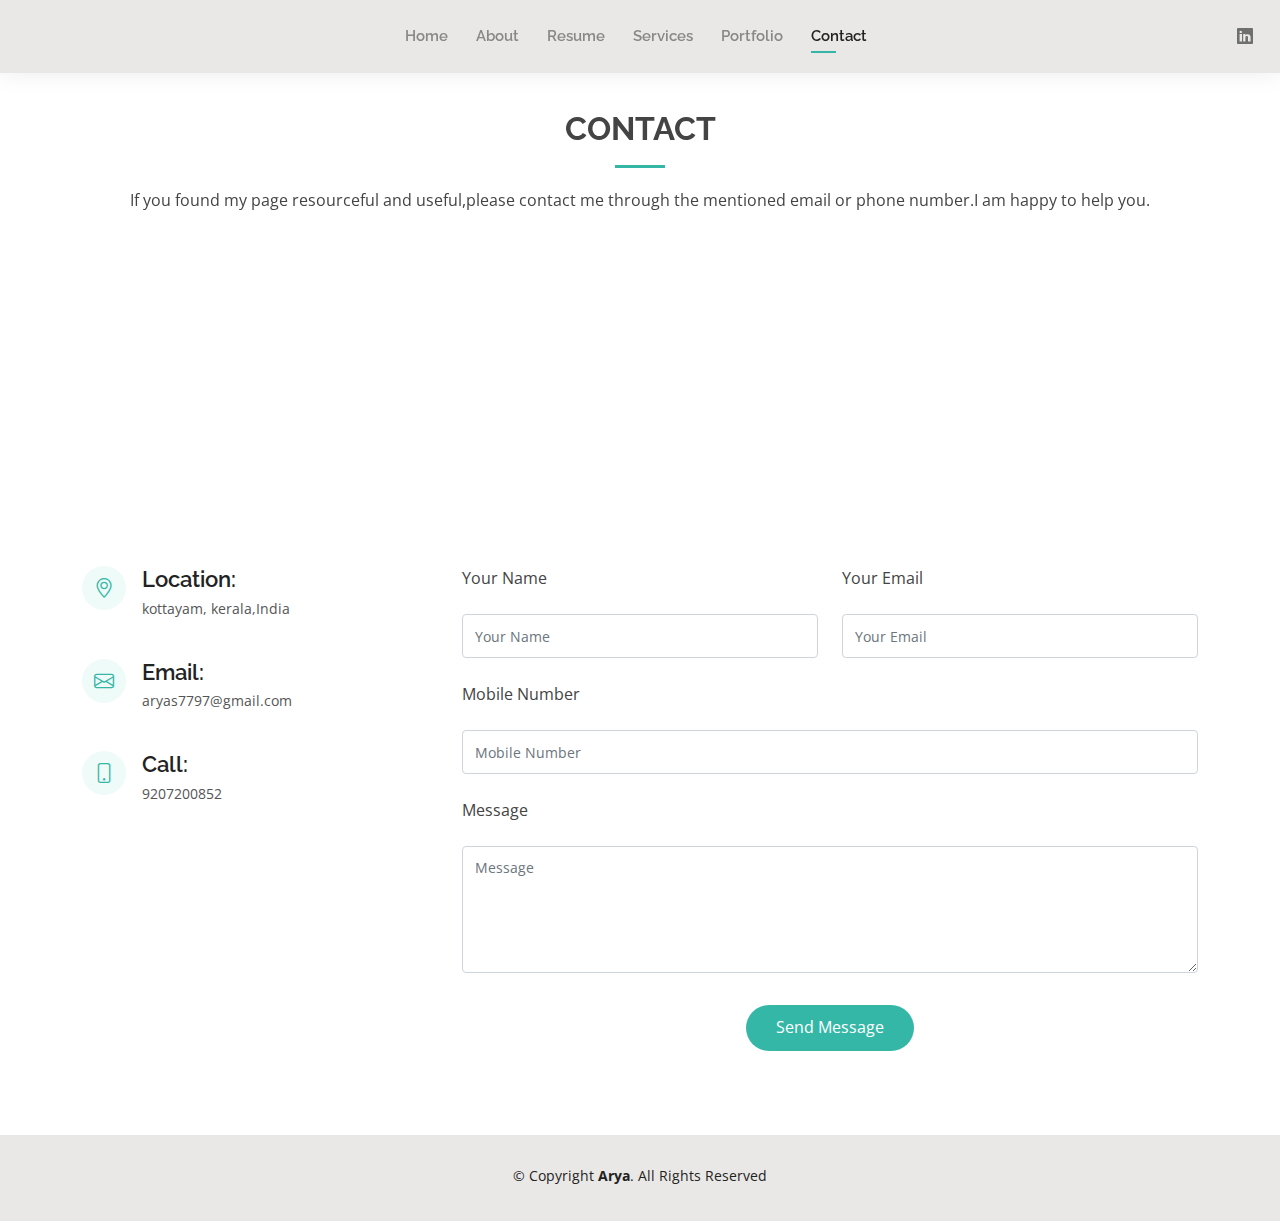
<file: contact.html>
<!DOCTYPE html>
<html lang="en">

<head>
  <meta charset="utf-8">
  <meta content="width=device-width, initial-scale=1.0" name="viewport">

  <title>Contact - Kelly Bootstrap Template</title>
  <meta content="" name="description">
  <meta content="" name="keywords">
  <script src="https://ajax.googleapis.com/ajax/libs/jquery/3.5.1/jquery.min.js"></script>

  <!-- Favicons -->
  <link href="assets/img/favicon.png" rel="icon">
  <link href="assets/img/apple-touch-icon.png" rel="apple-touch-icon">

  <!-- Google Fonts -->
  <link href="https://fonts.googleapis.com/css?family=Open+Sans:300,300i,400,400i,600,600i,700,700i|Raleway:300,300i,400,400i,500,500i,600,600i,700,700i|Poppins:300,300i,400,400i,500,500i,600,600i,700,700i" rel="stylesheet">

  <!-- Vendor CSS Files -->
  <link href="assets/vendor/aos/aos.css" rel="stylesheet">
  <link href="assets/vendor/bootstrap/css/bootstrap.min.css" rel="stylesheet">
  <link href="assets/vendor/bootstrap-icons/bootstrap-icons.css" rel="stylesheet">
  <link href="assets/vendor/boxicons/css/boxicons.min.css" rel="stylesheet">
  <link href="assets/vendor/glightbox/css/glightbox.min.css" rel="stylesheet">
  <link href="assets/vendor/swiper/swiper-bundle.min.css" rel="stylesheet">

  <!-- Template Main CSS File -->
  <link href="assets/css/style.css" rel="stylesheet">

  <!-- =======================================================
  * Template Name: Kelly - v4.9.0
  * Template URL: https://bootstrapmade.com/kelly-free-bootstrap-cv-resume-html-template/
  * Author: BootstrapMade.com
  * License: https://bootstrapmade.com/license/
  ======================================================== -->
</head>

<body>

  <!-- ======= Header ======= -->
  <header id="header" class="fixed-top">
    <div class="container-fluid d-flex justify-content-between align-items-center">

      <h1 class="logo me-auto me-lg-0"><a href="index.html"></a></h1>
      <!-- Uncomment below if you prefer to use an image logo -->
      <!-- <a href="index.html" class="logo"><img src="assets/img/logo.png" alt="" class="img-fluid"></a>-->

      <nav id="navbar" class="navbar order-last order-lg-0">
        <ul>
          <li><a href="index.html">Home</a></li>
          <li><a href="about.html">About</a></li>
          <li><a href="resume.html">Resume</a></li>
          <li><a href="services.html">Services</a></li>
          <li><a href="portfolio.html">Portfolio</a></li>
          <li><a class="active" href="contact.html">Contact</a></li>
        </ul>
        <i class="bi bi-list mobile-nav-toggle"></i>
      </nav><!-- .navbar -->

      <div class="header-social-links">
        
    
     
        <a href="https://www.linkedin.com/in/arya-saji-b88884189" target="_blank" class="linkedin"><i class="bi bi-linkedin"></i></i></a>
      </div>

    </div>

  </header><!-- End Header -->

  <main id="main">

    <!-- ======= Contact Section ======= -->
    <section id="contact" class="contact">
      <div class="container" data-aos="fade-up">

        <div class="section-title">
          <h2>Contact</h2>
          <p>If you found my page resourceful and useful,please contact me through the mentioned email or phone number.I am happy to help you.</p>
        </div>

        <div>
          <iframe style="border:0; width: 100%; height: 270px;" src="https://www.google.com/maps/embed?pb=!1m18!1m12!1m3!1d62944.10374392574!2d76.48557296714411!3d9.59470867314757!2m3!1f0!2f0!3f0!3m2!1i1024!2i768!4f13.1!3m3!1m2!1s0x3b062ba16c6b435f%3A0xbe2b02f68f8dd06e!2sKottayam%2C%20Kerala!5e0!3m2!1sen!2sin!4v1664183604673!5m2!1sen!2sin" width="600" height="450" style="border:0;" allowfullscreen="" loading="lazy" referrerpolicy="no-referrer-when-downgrade"></iframe>

        <div class="row mt-5">

          <div class="col-lg-4">
            <div class="info">
              <div class="address">
                <i class="bi bi-geo-alt"></i>
                <h4>Location:</h4>
                <p>kottayam, kerala,India</p>
              </div>

              <div class="email">
                <i class="bi bi-envelope"></i>
                <h4>Email:</h4>
                <p>aryas7797@gmail.com</p>
              </div>

              <div class="phone">
                <i class="bi bi-phone"></i>
                <h4>Call:</h4>
                <p>9207200852</p>
              </div>

            </div>

          </div>

          <div class="col-lg-8 mt-5 mt-lg-0">

            <!-- <form action="forms/contact.php" method="post" role="form" class="php-email-form">
              <div class="row">
                <div class="col-md-6 form-group">
                  <input type="text" name="name" class="form-control" id="name" placeholder="Your Name" required>
                </div>
                <div class="col-md-6 form-group mt-3 mt-md-0">
                  <input type="email" class="form-control" name="email" id="email" placeholder="Your Email" required>
                </div>
              </div>
              <div class="form-group mt-3">
                <input type="text" class="form-control" name="subject" id="subject" placeholder="Subject" required>
              </div>
              <div class="form-group mt-3">
                <textarea class="form-control" name="message" rows="5" placeholder="Message" required></textarea>
              </div>
              <div class="my-3">
                <div class="loading">Loading</div>
                <div class="error-message"></div>
                <div class="sent-message">Your message has been sent. Thank you!</div>
              </div>
              <div class="text-center"><button type="submit">Send Message</button></div>
            </form> -->

            <form  name="google-sheet" class="php-email-form" id="submit-form" role="form" target="_blank" >
              <div class="row">
                <div class="col-md-6 form-group">
                  <label for="name">Your Name</label><br><br>
                  <input type="text" name="name" class="form-control" id="contact-name" onkeyup="validateName()" placeholder="Your Name" required>
                  <span id="name-error"></span>
                </div>
                <div class="col-md-6 form-group mt-3 mt-md-0">
                  <label for="name">Your Email</label><br><br>
                  <input type="email" class="form-control" name="email" id="contact-email" onkeyup="validateEmail()" placeholder="Your Email" required>
                  <span id="email-error"></span>
                </div>
              </div>
              <div class="form-group mt-3">
                <label for="name">Mobile Number</label><br><br>
                <input type="text" class="form-control" name="number" id="contact-number" onkeyup="validateNumber()" placeholder="Mobile Number" required>
                <span id="number-error"></span>
              </div>
              <div class="form-group mt-3">
                <label for="name">Message</label><br><br>
                <textarea class="form-control" name="message" id="contact-message" rows="5" placeholder="Message" onkeyup="validateMessage()" required></textarea>
                <span id="message-error"></span>
              </div>
              <br>
              <div class="text-center "><button style="border-radius: 20rem;" onsubmit="contactSubmit()" type="submit" >Send Message</button>
              <br><br>
              <span id="submit-error"></span></div>
            </form>


          </div>

        </div>

      </div>
    </section><!-- End Contact Section -->

  </main><!-- End #main -->

  <!-- ======= Footer ======= -->
  <footer id="footer">
    <div class="container">
      <div class="copyright">
        &copy; Copyright <strong><span>Arya</span></strong>. All Rights Reserved
      </div>
      <div class="credits">
        <!-- All the links in the footer should remain intact. -->
        <!-- You can delete the links only if you purchased the pro version. -->
        <!-- Licensing information: https://bootstrapmade.com/license/ -->
        <!-- Purchase the pro version with working PHP/AJAX contact form: https://bootstrapmade.com/kelly-free-bootstrap-cv-resume-html-template/ -->
        <!-- Designed by <a href="https://bootstrapmade.com/">BootstrapMade</a> -->
      </div>
    </div>
  </footer><!-- End  Footer -->

  <div id="preloader"></div>
  <a href="#" class="back-to-top d-flex align-items-center justify-content-center"><i class="bi bi-arrow-up-short"></i></a>

  <!-- Vendor JS Files -->
  <script src="assets/vendor/purecounter/purecounter_vanilla.js"></script>
  <script src="assets/vendor/aos/aos.js"></script>
  <script src="assets/vendor/bootstrap/js/bootstrap.bundle.min.js"></script>
  <script src="assets/vendor/glightbox/js/glightbox.min.js"></script>
  <script src="assets/vendor/isotope-layout/isotope.pkgd.min.js"></script>
  <script src="assets/vendor/swiper/swiper-bundle.min.js"></script>
  <script src="assets/vendor/waypoints/noframework.waypoints.js"></script>
  <script src="assets/vendor/php-email-form/validate.js"></script>

  <!-- Template Main JS File -->
  <script src="assets/js/main.js"></script>


  
  <script src="https://ajax.googleapis.com/ajax/libs/jquery/3.5.1/jquery.min.js"></script>
  <script>
    $("#submit-form").submit((e)=>{
        e.preventDefault()
        if(validateName() && validateEmail() && validateNumber() && validateMessage())
       {
        $.ajax({
            url:"https://script.google.com/macros/s/AKfycbz41cLRS9JtUpWrfE-bpQHWAliklQFIWviPLlrwCLhwcfTLqjnbbpl6i2pO8s4jYw02/exec",
            data:$("#submit-form").serialize(),
            method:"post",
            success:function (response){
                alert("Form submitted successfully")
                 window.location.reload()
              
            },
            error:function (err){
                alert("Something Error")

            }
        })
      }
        else {
          alert("Enter proper details")
         }
    })
</script>
<script src="assets/js/form.js"></script>
</body>

</html>
</file>
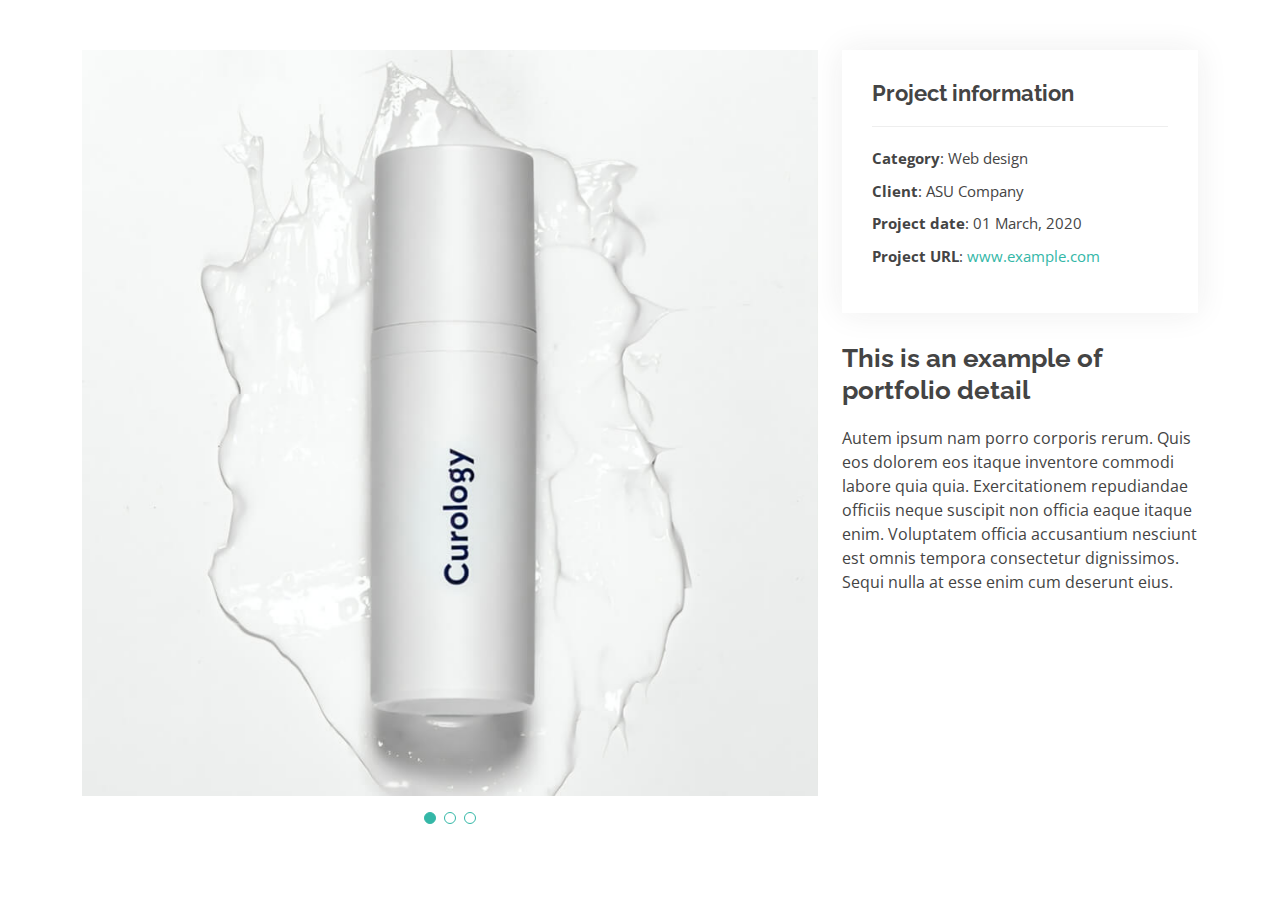
<file: portfolio-details.html>
<!DOCTYPE html>
<html lang="en">

<head>
  <meta charset="utf-8">
  <meta content="width=device-width, initial-scale=1.0" name="viewport">

  <title>Portfolio Details - Kelly Bootstrap Template</title>
  <meta content="" name="description">
  <meta content="" name="keywords">

  <!-- Favicons -->
  <link href="assets/img/favicon.png" rel="icon">
  <link href="assets/img/apple-touch-icon.png" rel="apple-touch-icon">

  <!-- Google Fonts -->
  <link href="https://fonts.googleapis.com/css?family=Open+Sans:300,300i,400,400i,600,600i,700,700i|Raleway:300,300i,400,400i,500,500i,600,600i,700,700i|Poppins:300,300i,400,400i,500,500i,600,600i,700,700i" rel="stylesheet">

  <!-- Vendor CSS Files -->
  <link href="assets/vendor/aos/aos.css" rel="stylesheet">
  <link href="assets/vendor/bootstrap/css/bootstrap.min.css" rel="stylesheet">
  <link href="assets/vendor/bootstrap-icons/bootstrap-icons.css" rel="stylesheet">
  <link href="assets/vendor/boxicons/css/boxicons.min.css" rel="stylesheet">
  <link href="assets/vendor/glightbox/css/glightbox.min.css" rel="stylesheet">
  <link href="assets/vendor/swiper/swiper-bundle.min.css" rel="stylesheet">

  <!-- Template Main CSS File -->
  <link href="assets/css/style.css" rel="stylesheet">

  <!-- =======================================================
  * Template Name: Kelly - v4.9.0
  * Template URL: https://bootstrapmade.com/kelly-free-bootstrap-cv-resume-html-template/
  * Author: BootstrapMade.com
  * License: https://bootstrapmade.com/license/
  ======================================================== -->
</head>

<body>

  <main id="main">

    <!-- ======= Portfolio Details Section ======= -->
    <section id="portfolio-details" class="portfolio-details">
      <div class="container">

        <div class="row gy-4">

          <div class="col-lg-8">
            <div class="portfolio-details-slider swiper">
              <div class="swiper-wrapper align-items-center">

                <div class="swiper-slide">
                  <img src="assets/img/portfolio/portfolio-1.jpg" alt="">
                </div>

                <div class="swiper-slide">
                  <img src="assets/img/portfolio/portfolio-2.jpg" alt="">
                </div>

                <div class="swiper-slide">
                  <img src="assets/img/portfolio/portfolio-3.jpg" alt="">
                </div>

              </div>
              <div class="swiper-pagination"></div>
            </div>
          </div>

          <div class="col-lg-4">
            <div class="portfolio-info">
              <h3>Project information</h3>
              <ul>
                <li><strong>Category</strong>: Web design</li>
                <li><strong>Client</strong>: ASU Company</li>
                <li><strong>Project date</strong>: 01 March, 2020</li>
                <li><strong>Project URL</strong>: <a href="#">www.example.com</a></li>
              </ul>
            </div>
            <div class="portfolio-description">
              <h2>This is an example of portfolio detail</h2>
              <p>
                Autem ipsum nam porro corporis rerum. Quis eos dolorem eos itaque inventore commodi labore quia quia. Exercitationem repudiandae officiis neque suscipit non officia eaque itaque enim. Voluptatem officia accusantium nesciunt est omnis tempora consectetur dignissimos. Sequi nulla at esse enim cum deserunt eius.
              </p>
            </div>
          </div>

        </div>

      </div>
    </section><!-- End Portfolio Details Section -->

  </main><!-- End #main -->

  <div id="preloader"></div>
  <a href="#" class="back-to-top d-flex align-items-center justify-content-center"><i class="bi bi-arrow-up-short"></i></a>

  <!-- Vendor JS Files -->
  <script src="assets/vendor/purecounter/purecounter_vanilla.js"></script>
  <script src="assets/vendor/aos/aos.js"></script>
  <script src="assets/vendor/bootstrap/js/bootstrap.bundle.min.js"></script>
  <script src="assets/vendor/glightbox/js/glightbox.min.js"></script>
  <script src="assets/vendor/isotope-layout/isotope.pkgd.min.js"></script>
  <script src="assets/vendor/swiper/swiper-bundle.min.js"></script>
  <script src="assets/vendor/waypoints/noframework.waypoints.js"></script>
  <script src="assets/vendor/php-email-form/validate.js"></script>

  <!-- Template Main JS File -->
  <script src="assets/js/main.js"></script>

</body>

</html>
</file>
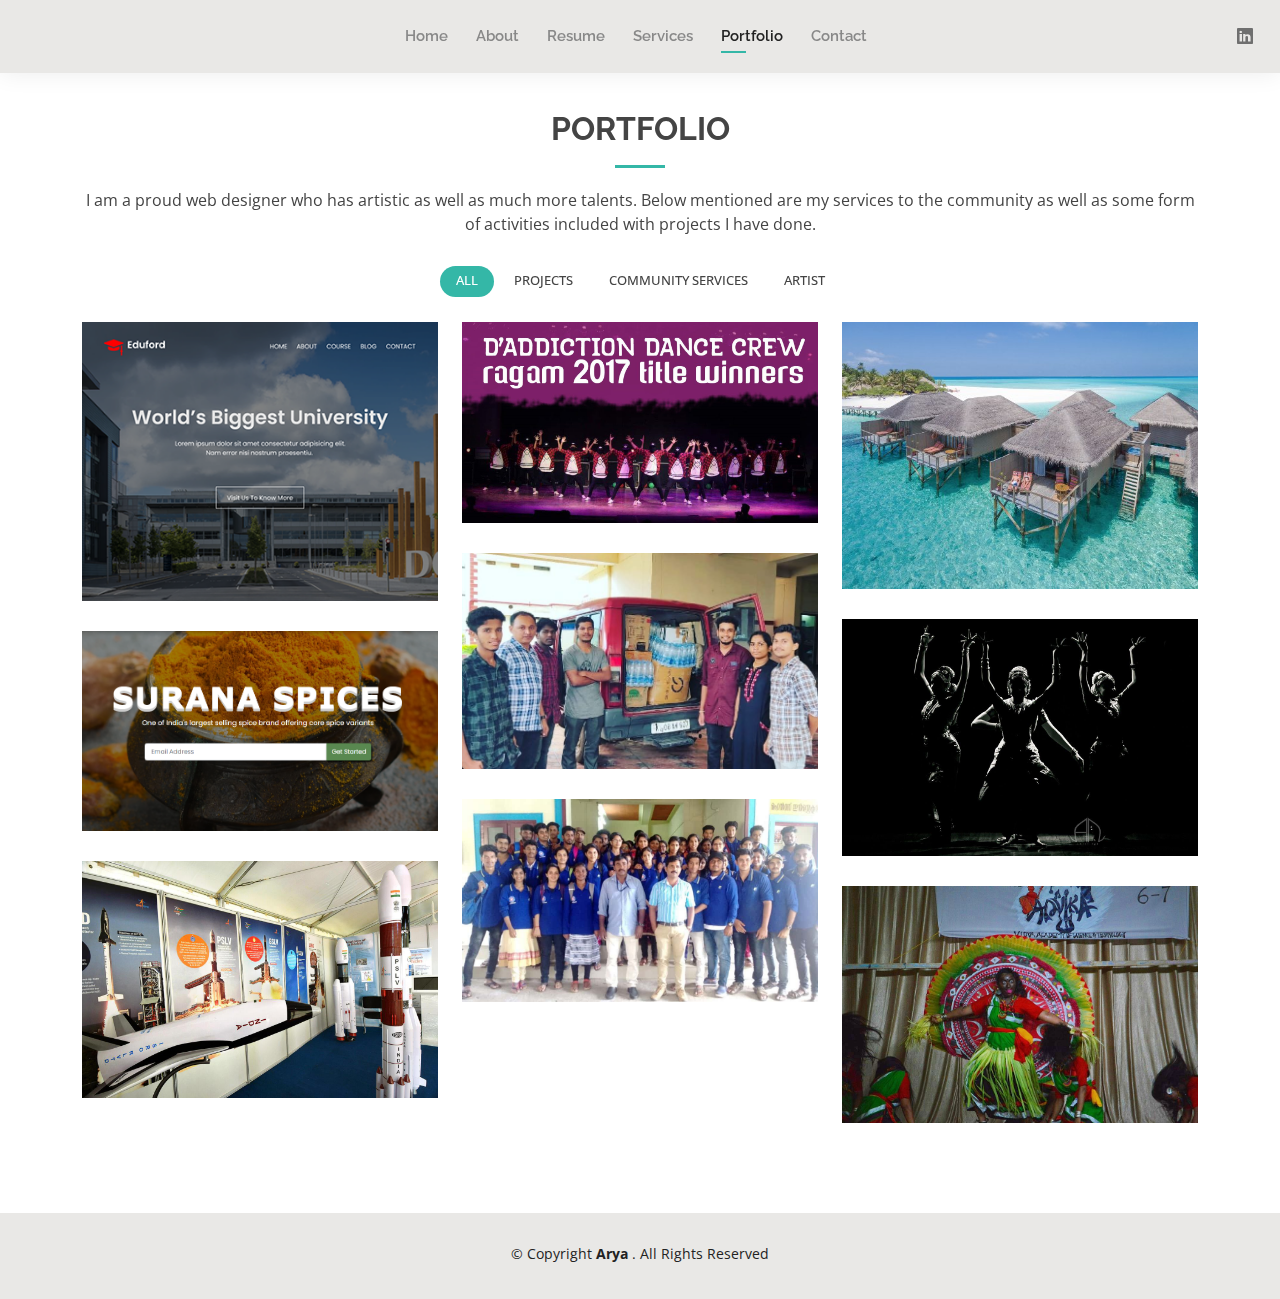
<file: portfolio.html>
<!DOCTYPE html>
<html lang="en">

<head>
  <meta charset="utf-8">
  <meta content="width=device-width, initial-scale=1.0" name="viewport">

  <title>portfolio-  Bootstrap Template</title>
  <meta content="" name="description">
  <meta content="" name="keywords">

  <!-- Favicons -->
  <link href="assets/img/favicon.png" rel="icon">
  <link href="assets/img/apple-touch-icon.png" rel="apple-touch-icon">

  <!-- Google Fonts -->
  <link href="https://fonts.googleapis.com/css?family=Open+Sans:300,300i,400,400i,600,600i,700,700i|Raleway:300,300i,400,400i,500,500i,600,600i,700,700i|Poppins:300,300i,400,400i,500,500i,600,600i,700,700i" rel="stylesheet">

  <!-- Vendor CSS Files -->
  <link href="assets/vendor/aos/aos.css" rel="stylesheet">
  <link href="assets/vendor/bootstrap/css/bootstrap.min.css" rel="stylesheet">
  <link href="assets/vendor/bootstrap-icons/bootstrap-icons.css" rel="stylesheet">
  <link href="assets/vendor/boxicons/css/boxicons.min.css" rel="stylesheet">
  <link href="assets/vendor/glightbox/css/glightbox.min.css" rel="stylesheet">
  <link href="assets/vendor/swiper/swiper-bundle.min.css" rel="stylesheet">

  <!-- Template Main CSS File -->
  <link href="assets/css/style.css" rel="stylesheet">

  <!-- =======================================================
  * Template Name: Kelly - v4.9.0
  * Template URL: https://bootstrapmade.com/kelly-free-bootstrap-cv-resume-html-template/
  * Author: BootstrapMade.com
  * License: https://bootstrapmade.com/license/
  ======================================================== -->
</head>

<body>

  <!-- ======= Header ======= -->
  <header id="header" class="fixed-top">
    <div class="container-fluid d-flex justify-content-between align-items-center">

      <h1 class="logo me-auto me-lg-0"><a href="index.html"></a></h1>
      <!-- Uncomment below if you prefer to use an image logo -->
      <!-- <a href="index.html" class="logo"><img src="assets/img/logo.png" alt="" class="img-fluid"></a>-->

      <nav id="navbar" class="navbar order-last order-lg-0">
        <ul>
          <li><a href="index.html">Home</a></li>
          <li><a href="about.html">About</a></li>
          <li><a href="resume.html">Resume</a></li>
          <li><a href="services.html">Services</a></li>
          <li><a class="active" href="portfolio.html">Portfolio</a></li>
          <li><a href="contact.html">Contact</a></li>
        </ul>
        <i class="bi bi-list mobile-nav-toggle"></i>
      </nav><!-- .navbar -->

      <div class="header-social-links">
        
        <a href="https://www.linkedin.com/in/arya-saji-b88884189" target="_blank" class="linkedin"><i class="bi bi-linkedin"></i></i></a>
      </div>

    </div>

  </header><!-- End Header -->

  <main id="main">

    <!-- ======= Portfolio Section ======= -->
    <section id="portfolio" class="portfolio">
      <div class="container" data-aos="fade-up">

        <div class="section-title">
          <h2>Portfolio</h2>
          <p>I am a proud web designer who has artistic as well as much more talents. Below mentioned are my services to the community as well as some form of activities included with projects I have done.  </p>
        </div>

        <div class="row" data-aos="fade-up" data-aos-delay="100">
          <div class="col-lg-12 d-flex justify-content-center">
            <ul id="portfolio-flters">
              <li data-filter="*" class="filter-active">All</li>
              <li data-filter=".filter-app">Projects</li>
              <li data-filter=".filter-card">Community Services</li>
              <li data-filter=".filter-web">Artist</li>

              
            
           
            </ul>
          </div>
        </div>

        <div class="row portfolio-container" data-aos="fade-up" data-aos-delay="200">

          <div class="col-lg-4 col-md-6 portfolio-item filter-app">
            <div class="portfolio-wrap">
              <img src="assets/img/EDUFORD.png" class="img-fluid" alt="">
              <div class="portfolio-info">
                <h4>Eduford University </h4>
                <p>Project</p>
                <div class="portfolio-links">
                  <a href="assets/img" data-gallery="portfolioGallery" class="portfolio-lightbox" title="App 1"><i class="bx bx-plus"></i></a>
                  <a href="portfolio-details.html" class="portfolio-details-lightbox" data-glightbox="type: external" title="Portfolio Details"><i class="bx bx-link"></i></a>
                </div>
              </div>
            </div>
          </div>

          <div class="col-lg-4 col-md-6 portfolio-item filter-web">
            <div class="portfolio-wrap">
              <img src="assets/img/D addiction.jpg" class="img-fluid" alt="">
              <div class="portfolio-info">
                <h4>Crew</h4>
                <p>Western</p>
                <div class="portfolio-links">
                  <a href="assets/img/D addiction.jpg" data-gallery="portfolioGallery" class="portfolio-lightbox" title="Web 3"><i class="bx bx-plus"></i></a>
                  <a href="portfolio-details.html" class="portfolio-details-lightbox" data-glightbox="type: external" title="Portfolio Details"><i class="bx bx-link"></i></a>
                </div>
              </div>
            </div>
          </div>

          <div class="col-lg-4 col-md-6 portfolio-item filter-app">
            <div class="portfolio-wrap">
              <img src="assets/img/Meeru Island.jpg" class="img-fluid" alt="">
              <div class="portfolio-info">
                <h4>Meeru Resort project</h4>
                <p>Project</p>
                <div class="portfolio-links">
                  <a href="assets/img/Meeru Island.jpg" data-gallery="portfolioGallery" class="portfolio-lightbox" title="App 2"><i class="bx bx-plus"></i></a>
                  <a href="portfolio-details.html" class="portfolio-details-lightbox" data-glightbox="type: external" title="Portfolio Details"><i class="bx bx-link"></i></a>
                </div>
              </div>
            </div>
          </div>

          <div class="col-lg-4 col-md-6 portfolio-item filter-card">
            <div class="portfolio-wrap">
              <img src="assets/img/Flood services.jpg" class="img-fluid" alt="">
              <div class="portfolio-info">
                <h4>Flood services</h4>
                <p>Kerala Flood</p>
                <div class="portfolio-links">
                  <a href="assets/img/Flood services.jpg" data-gallery="portfolioGallery" class="portfolio-lightbox" title="Card 2"><i class="bx bx-plus"></i></a>
                  <a href="portfolio-details.html" class="portfolio-details-lightbox" data-glightbox="type: external" title="Portfolio Details"><i class="bx bx-link"></i></a>
                </div>
              </div>
            </div>
          </div>

          <div class="col-lg-4 col-md-6 portfolio-item filter-web">
            <div class="portfolio-wrap">
              <img src="assets/img/Arya Dance.jpg" class="img-fluid" alt="">
              <div class="portfolio-info">
                <h4>Classical Dancer</h4>
                <p>Artistic</p>
                <div class="portfolio-links">
                  <a href="assets/img/Arya Dance.jpg" data-gallery="portfolioGallery" class="portfolio-lightbox" title="Web 2"><i class="bx bx-plus"></i></a>
                  <a href="portfolio-details.html" class="portfolio-details-lightbox" data-glightbox="type: external" title="Portfolio Details"><i class="bx bx-link"></i></a>
                </div>
              </div>
            </div>
          </div>

          <div class="col-lg-4 col-md-6 portfolio-item filter-app">
            <div class="portfolio-wrap">
              <img src="assets/img/Screenshot (202).png" class="img-fluid" alt="">
              <div class="portfolio-info">
                <h4>Surana Spices</h4>
                <p>project</p>
                <div class="portfolio-links">
                  <a href="assets/img/portfolio/portfolio-6.jpg" data-gallery="portfolioGallery" class="portfolio-lightbox" title="App 3"><i class="bx bx-plus"></i></a>
                  <a href="portfolio-details.html" class="portfolio-details-lightbox" data-glightbox="type: external" title="Portfolio Details"><i class="bx bx-link"></i></a>
                </div>
              </div>
            </div>
          </div>

          <div class="col-lg-4 col-md-6 portfolio-item filter-card">
            <div class="portfolio-wrap">
              <img src="assets/img/Health survey.jpg" class="img-fluid" alt="">
              <div class="portfolio-info">
                <h4>Panchayath Survey</h4>
                <p>Health Survey</p>
                <div class="portfolio-links">
                  <a href="assets/img/Health survey.jpg" data-gallery="portfolioGallery" class="portfolio-lightbox" title="Card 1"><i class="bx bx-plus"></i></a>
                  <a href="portfolio-details.html" class="portfolio-details-lightbox" data-glightbox="type: external" title="Portfolio Details"><i class="bx bx-link"></i></a>
                </div>
              </div>
            </div>
          </div>

          <div class="col-lg-4 col-md-6 portfolio-item filter-card">
            <div class="portfolio-wrap">
              <img src="assets/img/Isro.jpg" class="img-fluid" alt="">
              <div class="portfolio-info">
                <h4>Isro Expo</h4>
                <p>Expo</p>
                <div class="portfolio-links">
                  <a href="assets/img/Isro.jpg" data-gallery="portfolioGallery" class="portfolio-lightbox" title="Card 3"><i class="bx bx-plus"></i></a>
                  <a href="portfolio-details.html" class="portfolio-details-lightbox" data-glightbox="type: external" title="Portfolio Details"><i class="bx bx-link"></i></a>
                </div>
              </div>
            </div>
          </div>

          <div class="col-lg-4 col-md-6 portfolio-item filter-web">
            <div class="portfolio-wrap">
              <img src="assets/img/Folk Dance.jpg" class="img-fluid" alt="">
              <div class="portfolio-info">
                <h4>Embracing the traditions</h4>
                <p>Folk </p>
                <div class="portfolio-links">
                  <a href="assets/img/Folk Dance.jpg" data-gallery="portfolioGallery" class="portfolio-lightbox" title="Web 3"><i class="bx bx-plus"></i></a>
                  <a href="portfolio-details.html" class="portfolio-details-lightbox" data-glightbox="type: external" title="Portfolio Details"><i class="bx bx-link"></i></a>
                </div>
              </div>
            </div>
          </div>

        </div>

      </div>
    </section><!-- End Portfolio Section -->

  </main><!-- End #main -->

  <!-- ======= Footer ======= -->
  <footer id="footer">
    <div class="container">
      <div class="copyright">
        &copy; Copyright <strong><span>Arya </span></strong>. All Rights Reserved
      </div>
      <div class="credits">
        <!-- All the links in the footer should remain intact. -->
        <!-- You can delete the links only if you purchased the pro version. -->
        <!-- Licensing information: https://bootstrapmade.com/license/ -->
        <!-- Purchase the pro version with working PHP/AJAX contact form: https://bootstrapmade.com/kelly-free-bootstrap-cv-resume-html-template/ -->
        <!-- Designed by <a href="https://bootstrapmade.com/">BootstrapMade</a> -->
      </div>
    </div>
  </footer><!-- End  Footer -->

  <div id="preloader"></div>
  <a href="#" class="back-to-top d-flex align-items-center justify-content-center"><i class="bi bi-arrow-up-short"></i></a>

  <!-- Vendor JS Files -->
  <script src="assets/vendor/purecounter/purecounter_vanilla.js"></script>
  <script src="assets/vendor/aos/aos.js"></script>
  <script src="assets/vendor/bootstrap/js/bootstrap.bundle.min.js"></script>
  <script src="assets/vendor/glightbox/js/glightbox.min.js"></script>
  <script src="assets/vendor/isotope-layout/isotope.pkgd.min.js"></script>
  <script src="assets/vendor/swiper/swiper-bundle.min.js"></script>
  <script src="assets/vendor/waypoints/noframework.waypoints.js"></script>
  <script src="assets/vendor/php-email-form/validate.js"></script>

  <!-- Template Main JS File -->
  <script src="assets/js/main.js"></script>

</body>

</html>
</file>
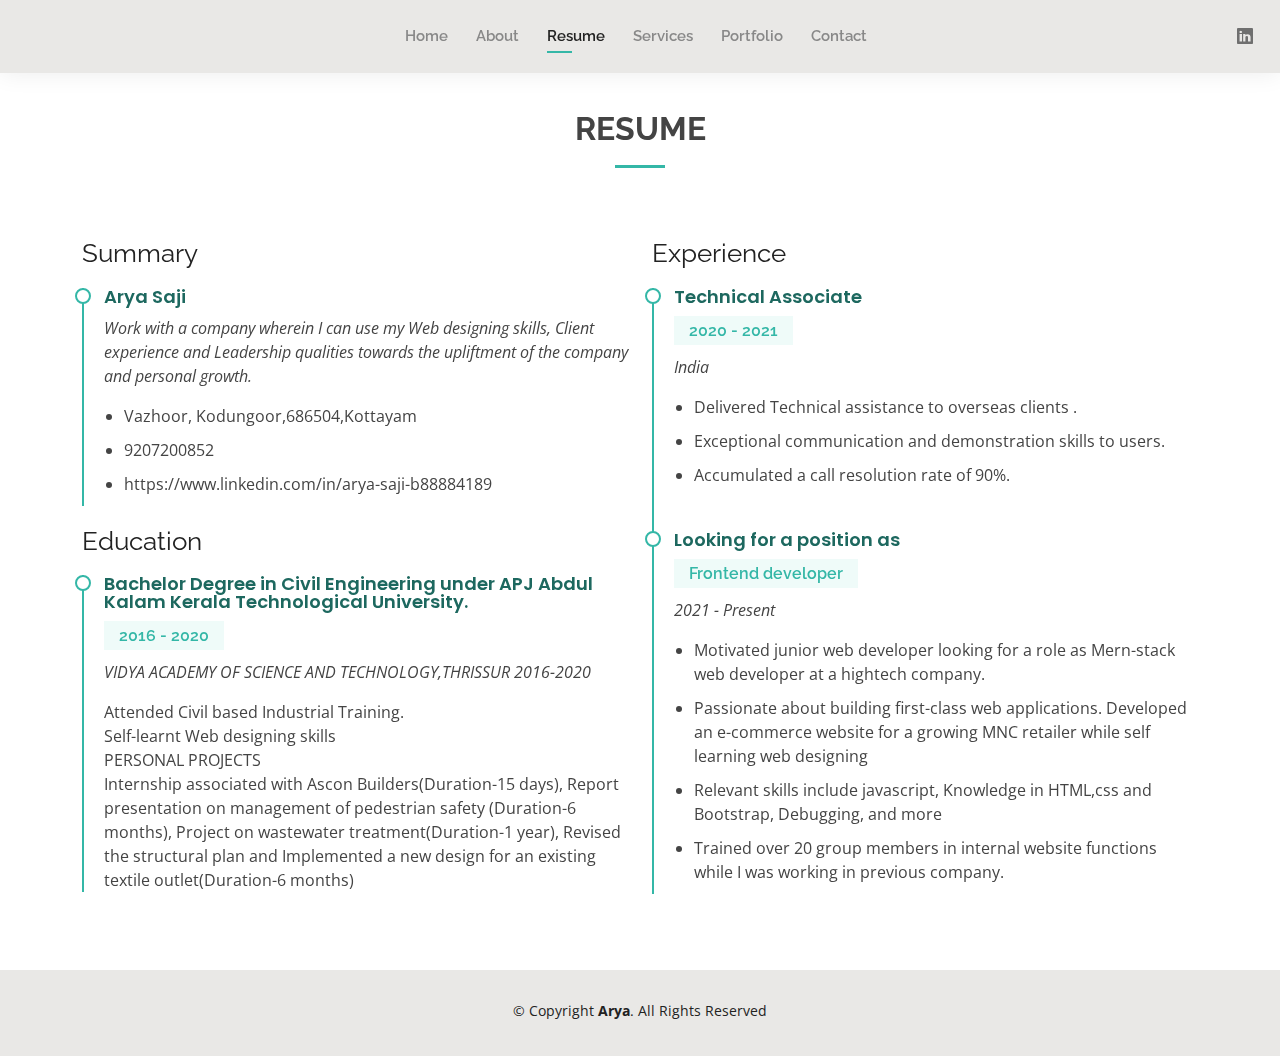
<file: resume.html>
<!DOCTYPE html>
<html lang="en">

<head>
  <meta charset="utf-8">
  <meta content="width=device-width, initial-scale=1.0" name="viewport">

  <title>Resume - Kelly Bootstrap Template</title>
  <meta content="" name="description">
  <meta content="" name="keywords">

  <!-- Favicons -->
  <link href="assets/img/favicon.png" rel="icon">
  <link href="assets/img/apple-touch-icon.png" rel="apple-touch-icon">

  <!-- Google Fonts -->
  <link href="https://fonts.googleapis.com/css?family=Open+Sans:300,300i,400,400i,600,600i,700,700i|Raleway:300,300i,400,400i,500,500i,600,600i,700,700i|Poppins:300,300i,400,400i,500,500i,600,600i,700,700i" rel="stylesheet">

  <!-- Vendor CSS Files -->
  <link href="assets/vendor/aos/aos.css" rel="stylesheet">
  <link href="assets/vendor/bootstrap/css/bootstrap.min.css" rel="stylesheet">
  <link href="assets/vendor/bootstrap-icons/bootstrap-icons.css" rel="stylesheet">
  <link href="assets/vendor/boxicons/css/boxicons.min.css" rel="stylesheet">
  <link href="assets/vendor/glightbox/css/glightbox.min.css" rel="stylesheet">
  <link href="assets/vendor/swiper/swiper-bundle.min.css" rel="stylesheet">

  <!-- Template Main CSS File -->
  <link href="assets/css/style.css" rel="stylesheet">

  <!-- =======================================================
  * Template Name: Kelly - v4.9.0
  * Template URL: https://bootstrapmade.com/kelly-free-bootstrap-cv-resume-html-template/
  * Author: BootstrapMade.com
  * License: https://bootstrapmade.com/license/
  ======================================================== -->
</head>

<body>

  <!-- ======= Header ======= -->
  <header id="header" class="fixed-top">
    <div class="container-fluid d-flex justify-content-between align-items-center">

      <h1 class="logo me-auto me-lg-0"><a href="index.html"></a></h1>
      <!-- Uncomment below if you prefer to use an image logo -->
      <!-- <a href="index.html" class="logo"><img src="assets/img/logo.png" alt="" class="img-fluid"></a>-->

      <nav id="navbar" class="navbar order-last order-lg-0">
        <ul>
          <li><a href="index.html">Home</a></li>
          <li><a href="about.html">About</a></li>
          <li><a class="active" href="resume.html">Resume</a></li>
          <li><a href="services.html">Services</a></li>
          <li><a href="portfolio.html">Portfolio</a></li>
          <li><a href="contact.html">Contact</a></li>
        </ul>
        <i class="bi bi-list mobile-nav-toggle"></i>
      </nav><!-- .navbar -->

      <div class="header-social-links">
      
        <a href="https://www.linkedin.com/in/arya-saji-b88884189" target="_blank" class="linkedin"><i class="bi bi-linkedin"></i></i></a>
      </div>

    </div>

  </header><!-- End Header -->

  <main id="main">

    <!-- ======= Resume Section ======= -->
    <section id="resume" class="resume">
      <div class="container" data-aos="fade-up">

        <div class="section-title">
          <h2>Resume</h2>
          
        </div>

        <div class="row">
          <div class="col-lg-6">
            <h3 class="resume-title">Summary</h3>
            <div class="resume-item pb-0">
              <h4>Arya Saji</h4>
              <p><em>Work with a company wherein I can use my Web designing skills, 
                Client experience and Leadership qualities towards the upliftment of the company and personal growth.</em></p>
              <p>
              <ul>
                <li>Vazhoor, Kodungoor,686504,Kottayam
                </li>
                <li>9207200852</li>
                <li>https://www.linkedin.com/in/arya-saji-b88884189
                </li>
              </ul>
              </p>
            </div>

            <h3 class="resume-title">Education</h3>
            
            <div class="resume-item">
              <h4>Bachelor Degree in Civil Engineering under APJ Abdul Kalam Kerala Technological University.</h4>
              <h5>2016 - 2020</h5>
              <p><em>VIDYA ACADEMY OF SCIENCE AND TECHNOLOGY,THRISSUR
                2016-2020
                </em></p>
              <p>
                Attended Civil based Industrial Training.<br>
                Self-learnt Web designing skills<br>
                PERSONAL PROJECTS<br>
Internship associated with Ascon Builders(Duration-15 days),
Report presentation on management of pedestrian safety (Duration-6 months),
Project on wastewater treatment(Duration-1 year),
 Revised the structural plan and Implemented a new design for an existing textile outlet(Duration-6 months)

              </p>
            </div>
          </div>
          <div class="col-lg-6">
            <h3 class="resume-title">Experience</h3>
            <div class="resume-item">
              <h4> Technical Associate
              </h4>
              <h5>2020 - 2021</h5>
              <p><em> India </em></p>
              <p>
              <ul>
                <li>Delivered Technical assistance to overseas clients .</li>
                <li> Exceptional communication and demonstration skills to users.
                </li>
                <li>Accumulated a call resolution rate of 90%.</li>
                
              </ul>
              </p>
            </div>
            <div class="resume-item">
              <h4>Looking for a position as</h4>
              <h5>Frontend developer</h5>
              <p><em>2021 - Present</em></p>
              <p>
              <ul>
                <li>Motivated junior web developer looking for a role as Mern-stack web developer at a hightech company.</li>
                <li> Passionate about building first-class web applications. Developed an e-commerce website for a growing MNC retailer while self learning web designing </l>
                <li>Relevant skills include javascript, Knowledge in HTML,css and Bootstrap, Debugging, and more</li>
                <li>Trained over 20 group members in internal website functions while I was working in previous company.</li>
              </ul>
              </p>
            </div>
          </div>
        </div>

      </div>
    </section><!-- End Resume Section -->

  </main><!-- End #main -->

  <!-- ======= Footer ======= -->
  <footer id="footer">
    <div class="container">
      <div class="copyright">
        &copy; Copyright <strong><span>Arya</span></strong>. All Rights Reserved
      </div>
      <div class="credits">
        <!-- All the links in the footer should remain intact. -->
        <!-- You can delete the links only if you purchased the pro version. -->
        <!-- Licensing information: https://bootstrapmade.com/license/ -->
        <!-- Purchase the pro version with working PHP/AJAX contact form: https://bootstrapmade.com/kelly-free-bootstrap-cv-resume-html-template/ -->
        <!-- Designed by <a href="https://bootstrapmade.com/">BootstrapMade</a> -->
      </div>
    </div>
  </footer><!-- End  Footer -->

  <div id="preloader"></div>
  <a href="#" class="back-to-top d-flex align-items-center justify-content-center"><i class="bi bi-arrow-up-short"></i></a>

  <!-- Vendor JS Files -->
  <script src="assets/vendor/purecounter/purecounter_vanilla.js"></script>
  <script src="assets/vendor/aos/aos.js"></script>
  <script src="assets/vendor/bootstrap/js/bootstrap.bundle.min.js"></script>
  <script src="assets/vendor/glightbox/js/glightbox.min.js"></script>
  <script src="assets/vendor/isotope-layout/isotope.pkgd.min.js"></script>
  <script src="assets/vendor/swiper/swiper-bundle.min.js"></script>
  <script src="assets/vendor/waypoints/noframework.waypoints.js"></script>
  <script src="assets/vendor/php-email-form/validate.js"></script>

  <!-- Template Main JS File -->
  <script src="assets/js/main.js"></script>

</body>

</html>
</file>
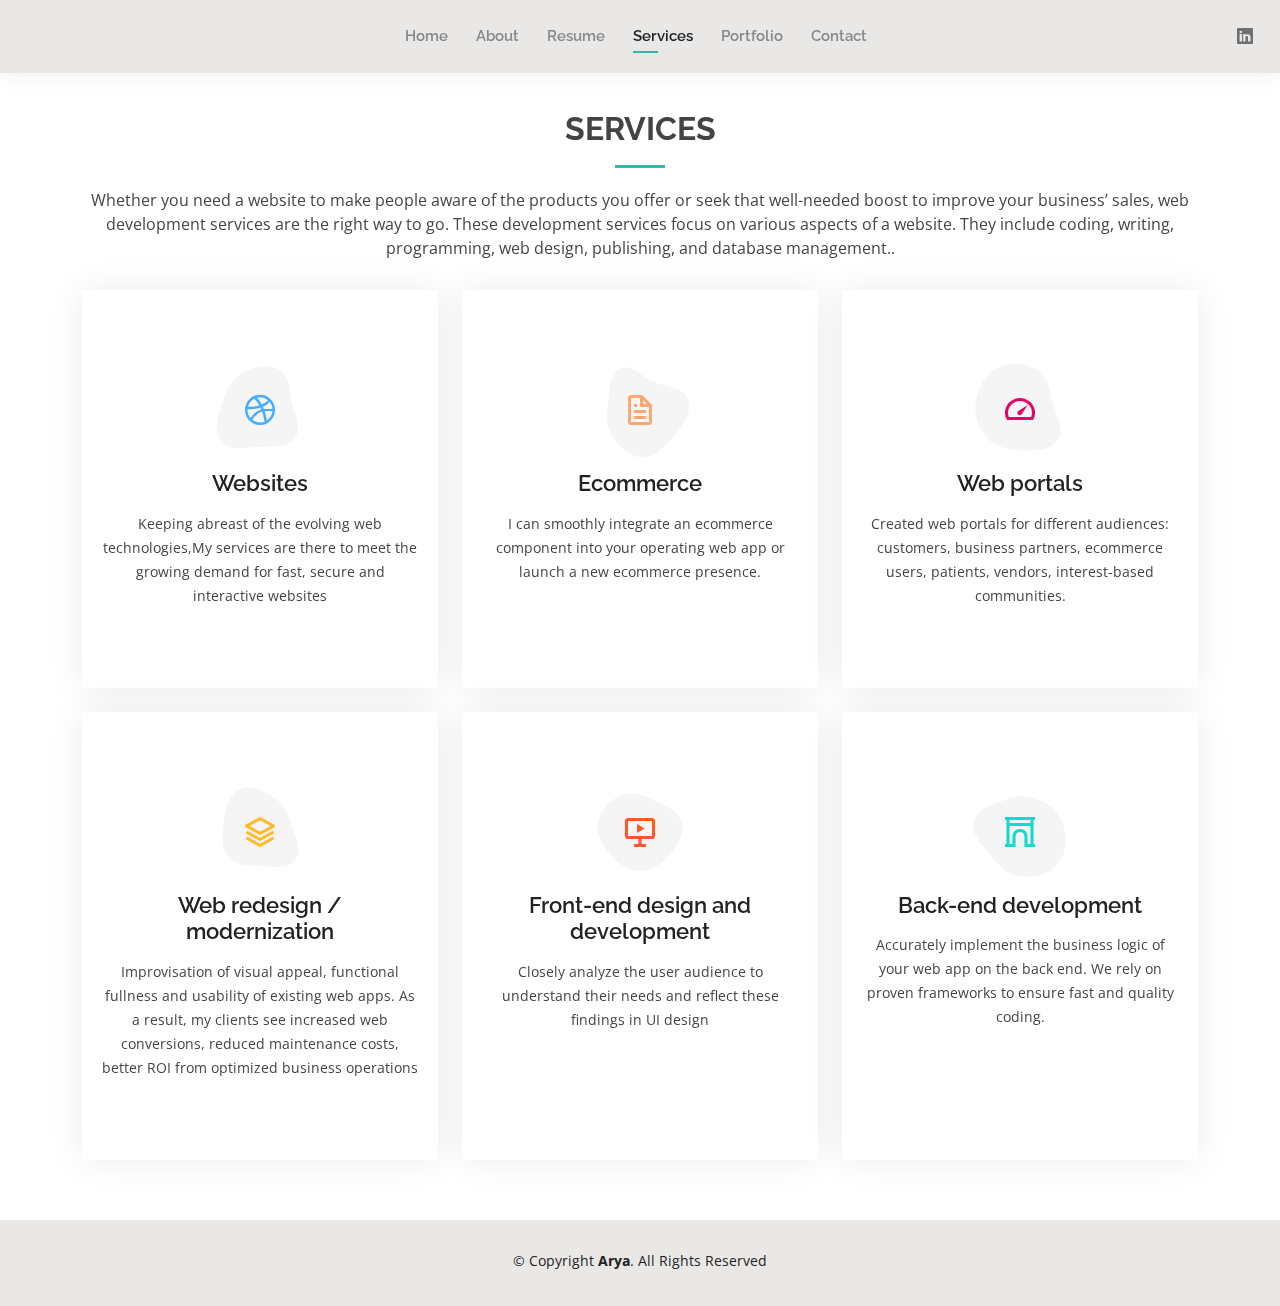
<file: services.html>
<!DOCTYPE html>
<html lang="en">

<head>
  <meta charset="utf-8">
  <meta content="width=device-width, initial-scale=1.0" name="viewport">

  <title>Services -  Bootstrap Template</title>
  <meta content="" name="description">
  <meta content="" name="keywords">

  <!-- Favicons -->
  <link href="assets/img/favicon.png" rel="icon">
  <link href="assets/img/apple-touch-icon.png" rel="apple-touch-icon">

  <!-- Google Fonts -->
  <link href="https://fonts.googleapis.com/css?family=Open+Sans:300,300i,400,400i,600,600i,700,700i|Raleway:300,300i,400,400i,500,500i,600,600i,700,700i|Poppins:300,300i,400,400i,500,500i,600,600i,700,700i" rel="stylesheet">

  <!-- Vendor CSS Files -->
  <link href="assets/vendor/aos/aos.css" rel="stylesheet">
  <link href="assets/vendor/bootstrap/css/bootstrap.min.css" rel="stylesheet">
  <link href="assets/vendor/bootstrap-icons/bootstrap-icons.css" rel="stylesheet">
  <link href="assets/vendor/boxicons/css/boxicons.min.css" rel="stylesheet">
  <link href="assets/vendor/glightbox/css/glightbox.min.css" rel="stylesheet">
  <link href="assets/vendor/swiper/swiper-bundle.min.css" rel="stylesheet">

  <!-- Template Main CSS File -->
  <link href="assets/css/style.css" rel="stylesheet">

  <!-- =======================================================
  * Template Name: Kelly - v4.9.0
  * Template URL: https://bootstrapmade.com/kelly-free-bootstrap-cv-resume-html-template/
  * Author: BootstrapMade.com
  * License: https://bootstrapmade.com/license/
  ======================================================== -->
</head>

<body>

  <!-- ======= Header ======= -->
  <header id="header" class="fixed-top">
    <div class="container-fluid d-flex justify-content-between align-items-center">

      <h1 class="logo me-auto me-lg-0"><a href="index.html"></a></h1>
      <!-- Uncomment below if you prefer to use an image logo -->
      <!-- <a href="index.html" class="logo"><img src="assets/img/logo.png" alt="" class="img-fluid"></a>-->

      <nav id="navbar" class="navbar order-last order-lg-0">
        <ul>
          <li><a href="index.html">Home</a></li>
          <li><a href="about.html">About</a></li>
          <li><a href="resume.html">Resume</a></li>
          <li><a class="active" href="services.html">Services</a></li>
          <li><a href="portfolio.html">Portfolio</a></li>
          <li><a href="contact.html">Contact</a></li>
        </ul>
        <i class="bi bi-list mobile-nav-toggle"></i>
      </nav><!-- .navbar -->

      <div class="header-social-links">
    
        <a href="https://www.linkedin.com/in/arya-saji-b88884189"  target="_blank" class="linkedin"><i class="bi bi-linkedin"></i></i></a>
      </div>

    </div>

  </header><!-- End Header -->

  <main id="main">

    <!-- ======= Services Section ======= -->
    <section id="services" class="services">
      <div class="container" data-aos="fade-up">

        <div class="section-title">
          <h2>Services</h2>
          <p>Whether you need a website to make people aware of the products you offer or seek that well-needed boost to improve your business’ sales, web development services are the right way to go.

            These development services focus on various aspects of a website. They include coding, writing, programming, web design, publishing, and database management..</p>
        </div>

        <div class="row">
          <div class="col-lg-4 col-md-6 d-flex align-items-stretch" data-aos="zoom-in" data-aos-delay="100">
            <div class="icon-box iconbox-blue">
              <div class="icon">
                <svg width="100" height="100" viewBox="0 0 600 600" xmlns="http://www.w3.org/2000/svg">
                  <path stroke="none" stroke-width="0" fill="#f5f5f5" d="M300,521.0016835830174C376.1290562159157,517.8887921683347,466.0731472004068,529.7835943286574,510.70327084640275,468.03025145048787C554.3714126377745,407.6079735673963,508.03601936045806,328.9844924480964,491.2728898941984,256.3432110539036C474.5976632858925,184.082847569629,479.9380746630129,96.60480741107993,416.23090153303,58.64404602377083C348.86323505073057,18.502131276798302,261.93793281208167,40.57373210992963,193.5410806939664,78.93577620505333C130.42746243093433,114.334589627462,98.30271207620316,179.96522072025542,76.75703585869454,249.04625023123273C51.97151888228291,328.5150500222984,13.704378332031375,421.85034740162234,66.52175969318436,486.19268352777647C119.04800174914682,550.1803526380478,217.28368757567262,524.383925680826,300,521.0016835830174"></path>
                </svg>
                <i class="bx bxl-dribbble"></i>
              </div>
              <h4><a href="">Websites</a></h4>
              <p>Keeping abreast of the evolving web technologies,My services are there to meet the growing demand for fast, secure and interactive websites</p>
            </div>
          </div>

          <div class="col-lg-4 col-md-6 d-flex align-items-stretch mt-4 mt-md-0" data-aos="zoom-in" data-aos-delay="200">
            <div class="icon-box iconbox-orange ">
              <div class="icon">
                <svg width="100" height="100" viewBox="0 0 600 600" xmlns="http://www.w3.org/2000/svg">
                  <path stroke="none" stroke-width="0" fill="#f5f5f5" d="M300,582.0697525312426C382.5290701553225,586.8405444964366,449.9789794690241,525.3245884688669,502.5850820975895,461.55621195738473C556.606425686781,396.0723002908107,615.8543463187945,314.28637112970534,586.6730223649479,234.56875336149918C558.9533121215079,158.8439757836574,454.9685369536778,164.00468322053177,381.49747125262974,130.76875717737553C312.15926192815925,99.40240125094834,248.97055460311594,18.661163978235184,179.8680185752513,50.54337015887873C110.5421016452524,82.52863877960104,119.82277516462835,180.83849132639028,109.12597500060166,256.43424936330496C100.08760227029461,320.3096726198365,92.17705696193138,384.0621239912766,124.79988738764834,439.7174275375508C164.83382741302287,508.01625554203684,220.96474134820875,577.5009287672846,300,582.0697525312426"></path>
                </svg>
                <i class="bx bx-file"></i>
              </div>
              <h4><a href="">Ecommerce</a></h4>
              <p>I can smoothly integrate an ecommerce component into your operating web app or launch a new ecommerce presence.</p>
            </div>
          </div>

          <div class="col-lg-4 col-md-6 d-flex align-items-stretch mt-4 mt-lg-0" data-aos="zoom-in" data-aos-delay="300">
            <div class="icon-box iconbox-pink">
              <div class="icon">
                <svg width="100" height="100" viewBox="0 0 600 600" xmlns="http://www.w3.org/2000/svg">
                  <path stroke="none" stroke-width="0" fill="#f5f5f5" d="M300,541.5067337569781C382.14930387511276,545.0595476570109,479.8736841581634,548.3450877840088,526.4010558755058,480.5488172755941C571.5218469581645,414.80211281144784,517.5187510058486,332.0715597781072,496.52539010469104,255.14436215662573C477.37192572678356,184.95920475031193,473.57363656557914,105.61284051026155,413.0603344069578,65.22779650032875C343.27470386102294,18.654635553484475,251.2091493199835,5.337323636656869,175.0934190732945,40.62881213300186C97.87086631185822,76.43348514350839,51.98124368387456,156.15599469081315,36.44837278890362,239.84606092416172C21.716077023791087,319.22268207091537,43.775223500013084,401.1760424656574,96.891909868211,461.97329694683043C147.22146801428983,519.5804099606455,223.5754009179313,538.201503339737,300,541.5067337569781"></path>
                </svg>
                <i class="bx bx-tachometer"></i>
              </div>
              <h4><a href="">Web portals</a></h4>
              <p>Created web portals for different audiences: customers, business partners, ecommerce users, patients, vendors, interest-based communities.</p>
            </div>
          </div>

          <div class="col-lg-4 col-md-6 d-flex align-items-stretch mt-4" data-aos="zoom-in" data-aos-delay="100">
            <div class="icon-box iconbox-yellow">
              <div class="icon">
                <svg width="100" height="100" viewBox="0 0 600 600" xmlns="http://www.w3.org/2000/svg">
                  <path stroke="none" stroke-width="0" fill="#f5f5f5" d="M300,503.46388370962813C374.79870501325706,506.71871716319447,464.8034551963731,527.1746412648533,510.4981551193396,467.86667711651364C555.9287308511215,408.9015244558933,512.6030010748507,327.5744911775523,490.211057578863,256.5855673507754C471.097692560561,195.9906835881958,447.69079081568157,138.11976852964426,395.19560036434837,102.3242989838813C329.3053358748298,57.3949838291264,248.02791733380457,8.279543830951368,175.87071277845988,42.242879143198664C103.41431057327972,76.34704239035025,93.79494320519305,170.9812938413882,81.28167332365135,250.07896920659033C70.17666984294237,320.27484674793965,64.84698225790005,396.69656628748305,111.28512138212992,450.4950937839243C156.20124167950087,502.5303643271138,231.32542653798444,500.4755392045468,300,503.46388370962813"></path>
                </svg>
                <i class="bx bx-layer"></i>
              </div>
              <h4><a href="">Web redesign / modernization</a></h4>
              <p>Improvisation of visual appeal, functional fullness and usability of existing web apps.
                 As a result, my clients see increased web conversions,
                  reduced maintenance costs, better ROI from optimized business operations</p>
            </div>
          </div>

          <div class="col-lg-4 col-md-6 d-flex align-items-stretch mt-4" data-aos="zoom-in" data-aos-delay="200">
            <div class="icon-box iconbox-red">
              <div class="icon">
                <svg width="100" height="100" viewBox="0 0 600 600" xmlns="http://www.w3.org/2000/svg">
                  <path stroke="none" stroke-width="0" fill="#f5f5f5" d="M300,532.3542879108572C369.38199826031484,532.3153073249985,429.10787420159085,491.63046689027357,474.5244479745417,439.17860296908856C522.8885846962883,383.3225815378663,569.1668002868075,314.3205725914397,550.7432151929288,242.7694973846089C532.6665558377875,172.5657663291529,456.2379748765914,142.6223662098291,390.3689995646985,112.34683881706744C326.66090330228417,83.06452184765237,258.84405631176094,53.51806209861945,193.32584062364296,78.48882559362697C121.61183558270385,105.82097193414197,62.805066853699245,167.19869350419734,48.57481801355237,242.6138429142374C34.843463184063346,315.3850353017275,76.69343916112496,383.4422959591041,125.22947124332185,439.3748458443577C170.7312796277747,491.8107796887764,230.57421082200815,532.3932930995766,300,532.3542879108572"></path>
                </svg>
                <i class="bx bx-slideshow"></i>
              </div>
              <h4><a href="">Front-end design and development</a></h4>
              <p>Closely analyze the user audience to understand their needs and reflect these findings in UI design</p>
            </div>
          </div>

          <div class="col-lg-4 col-md-6 d-flex align-items-stretch mt-4" data-aos="zoom-in" data-aos-delay="300">
            <div class="icon-box iconbox-teal">
              <div class="icon">
                <svg width="100" height="100" viewBox="0 0 600 600" xmlns="http://www.w3.org/2000/svg">
                  <path stroke="none" stroke-width="0" fill="#f5f5f5" d="M300,566.797414625762C385.7384707136149,576.1784315230908,478.7894351017131,552.8928747891023,531.9192734346935,484.94944893311C584.6109503024035,417.5663521118492,582.489472248146,322.67544863468447,553.9536738515405,242.03673114598146C529.1557734026468,171.96086150256528,465.24506316201064,127.66468636344209,395.9583748389544,100.7403814666027C334.2173773831606,76.7482773500951,269.4350130405921,84.62216499799875,207.1952322260088,107.2889140133804C132.92018162631612,134.33871894543012,41.79353780512637,160.00259165414826,22.644507872594943,236.69541883565114C3.319112789854554,314.0945973066697,72.72355303640163,379.243833228382,124.04198916343866,440.3218312028393C172.9286146004772,498.5055451809895,224.45579914871206,558.5317968840102,300,566.797414625762"></path>
                </svg>
                <i class="bx bx-arch"></i>
              </div>
              <h4><a href="">Back-end development</a></h4>
              <p>Accurately implement the business logic of your web app on the back end.
                 We rely on proven frameworks to ensure fast and quality coding.</p>
            </div>
          </div>

        </div>

      </div>
    </section><!-- End Services Section -->

  </main><!-- End #main -->

  <!-- ======= Footer ======= -->
  <footer id="footer">
    <div class="container">
      <div class="copyright">
        &copy; Copyright <strong><span>Arya</span></strong>. All Rights Reserved
      </div>
      <div class="credits">
        <!-- All the links in the footer should remain intact. -->
        <!-- You can delete the links only if you purchased the pro version. -->
        <!-- Licensing information: https://bootstrapmade.com/license/ -->
        <!-- Purchase the pro version with working PHP/AJAX contact form: https://bootstrapmade.com/kelly-free-bootstrap-cv-resume-html-template/ -->
        <!-- Designed by <a href="https://bootstrapmade.com/">BootstrapMade</a> -->
      </div>
    </div>
  </footer><!-- End  Footer -->

  <div id="preloader"></div>
  <a href="#" class="back-to-top d-flex align-items-center justify-content-center"><i class="bi bi-arrow-up-short"></i></a>

  <!-- Vendor JS Files -->
  <script src="assets/vendor/purecounter/purecounter_vanilla.js"></script>
  <script src="assets/vendor/aos/aos.js"></script>
  <script src="assets/vendor/bootstrap/js/bootstrap.bundle.min.js"></script>
  <script src="assets/vendor/glightbox/js/glightbox.min.js"></script>
  <script src="assets/vendor/isotope-layout/isotope.pkgd.min.js"></script>
  <script src="assets/vendor/swiper/swiper-bundle.min.js"></script>
  <script src="assets/vendor/waypoints/noframework.waypoints.js"></script>
  <script src="assets/vendor/php-email-form/validate.js"></script>

  <!-- Template Main JS File -->
  <script src="assets/js/main.js"></script>

</body>

</html>
</file>
<file: assets/css/style.css>
/**
* Template Name: Kelly - v4.9.0
* Template URL: https://bootstrapmade.com/kelly-free-bootstrap-cv-resume-html-template/
* Author: BootstrapMade.com
* License: https://bootstrapmade.com/license/
*/

/*--------------------------------------------------------------
# General
--------------------------------------------------------------*/
body {
  font-family: "Open Sans", sans-serif;
  color: #444444;
}

a {
  color: #34b7a7;
  text-decoration: none;
}

a:hover {
  color: #51cdbe;
  text-decoration: none;
}

h1,
h2,
h3,
h4,
h5,
h6 {
  font-family: "Raleway", sans-serif;
}

#main {
  margin-top: 50px;
}

@media (max-width: 992px) {
  #main {
    margin-top: 30px;
  }
}

/*--------------------------------------------------------------
# Preloader
--------------------------------------------------------------*/
#preloader {
  position: fixed;
  top: 0;
  left: 0;
  right: 0;
  bottom: 0;
  z-index: 9999;
  overflow: hidden;
  background: #fff;
}

#preloader:before {
  content: "";
  position: fixed;
  top: calc(50% - 30px);
  left: calc(50% - 30px);
  border: 6px solid #34b7a7;
  border-top-color: #dcf5f2;
  border-radius: 50%;
  width: 60px;
  height: 60px;
  -webkit-animation: animate-preloader 1s linear infinite;
  animation: animate-preloader 1s linear infinite;
}

@-webkit-keyframes animate-preloader {
  0% {
    transform: rotate(0deg);
  }

  100% {
    transform: rotate(360deg);
  }
}

@keyframes animate-preloader {
  0% {
    transform: rotate(0deg);
  }

  100% {
    transform: rotate(360deg);
  }
}

/*--------------------------------------------------------------
# Back to top button
--------------------------------------------------------------*/
.back-to-top {
  position: fixed;
  visibility: hidden;
  opacity: 0;
  right: 15px;
  bottom: 15px;
  z-index: 996;
  background: #34b7a7;
  width: 40px;
  height: 40px;
  border-radius: 50px;
  transition: all 0.4s;
}

.back-to-top i {
  font-size: 24px;
  color: #fff;
  line-height: 0;
}

.back-to-top:hover {
  background: #49cbbb;
  color: #fff;
}

.back-to-top.active {
  visibility: visible;
  opacity: 1;
}

/*--------------------------------------------------------------
# Header
--------------------------------------------------------------*/
#header {
  background: #e9e8e6;
  box-shadow: 0px 0px 25px 0 rgba(0, 0, 0, 0.08);
  z-index: 997;
  padding: 15px 0;
}

#header .logo {
  font-size: 32px;
  margin: 0;
  padding: 0;
  line-height: 1;
  font-weight: 400;
  letter-spacing: 2px;
  text-transform: uppercase;
}

#header .logo a {
  color: #222222;
}

#header .logo img {
  max-height: 40px;
}

@media (max-width: 992px) {
  #header .logo {
    font-size: 28px;
  }
}

/*--------------------------------------------------------------
# Header Social Links
--------------------------------------------------------------*/
.header-social-links {
  padding-right: 15px;
}

.header-social-links a {
  color: #6f6f6f;
  padding-left: 6px;
  display: inline-block;
  line-height: 0px;
  transition: 0.3s;
  font-size: 16px;
}

.header-social-links a:hover {
  color: #34b7a7;
}

/*--------------------------------------------------------------
# Navigation Menu
--------------------------------------------------------------*/
/**
* Desktop Navigation 
*/
.navbar {
  padding: 0;
}

.navbar ul {
  margin: 0;
  padding: 0;
  display: flex;
  list-style: none;
  align-items: center;
}

.navbar li {
  position: relative;
  padding: 10px 0 10px 28px;
}

.navbar a,
.navbar a:focus {
  display: flex;
  align-items: center;
  justify-content: space-between;
  font-family: "Raleway", sans-serif;
  font-size: 15px;
  font-weight: 600;
  color: #888888;
  white-space: nowrap;
  transition: 0.3s;
  position: relative;
}

.navbar a i,
.navbar a:focus i {
  font-size: 12px;
  line-height: 0;
  margin-left: 5px;
}

.navbar>ul>li>a:before {
  content: "";
  position: absolute;
  width: 0;
  height: 2px;
  bottom: -5px;
  left: 0;
  background-color: #34b7a7;
  visibility: hidden;
  width: 0px;
  transition: all 0.3s ease-in-out 0s;
}

.navbar a:hover:before,
.navbar li:hover>a:before,
.navbar .active:before {
  visibility: visible;
  width: 25px;
}

.navbar a:hover,
.navbar .active,
.navbar .active:focus,
.navbar li:hover>a {
  color: #222222;
}

.navbar .dropdown ul {
  display: block;
  position: absolute;
  left: 14px;
  top: calc(100% + 30px);
  margin: 0;
  padding: 10px 0;
  z-index: 99;
  opacity: 0;
  visibility: hidden;
  background: #fff;
  box-shadow: 0px 0px 30px rgba(127, 137, 161, 0.25);
  transition: 0.3s;
  border-radius: 4px;
}

.navbar .dropdown ul li {
  min-width: 200px;
  padding: 0;
}

.navbar .dropdown ul a {
  padding: 10px 20px;
  font-size: 15px;
  text-transform: none;
  font-weight: 600;
}

.navbar .dropdown ul a i {
  font-size: 12px;
}

.navbar .dropdown ul a:hover,
.navbar .dropdown ul .active:hover,
.navbar .dropdown ul li:hover>a {
  color: #34b7a7;
}

.navbar .dropdown:hover>ul {
  opacity: 1;
  top: 100%;
  visibility: visible;
}

.navbar .dropdown .dropdown ul {
  top: 0;
  left: calc(100% - 30px);
  visibility: hidden;
}

.navbar .dropdown .dropdown:hover>ul {
  opacity: 1;
  top: 0;
  left: 100%;
  visibility: visible;
}

@media (max-width: 1366px) {
  .navbar .dropdown .dropdown ul {
    left: -90%;
  }

  .navbar .dropdown .dropdown:hover>ul {
    left: -100%;
  }
}

/**
* Mobile Navigation 
*/
.mobile-nav-toggle {
  color: #222222;
  font-size: 28px;
  cursor: pointer;
  display: none;
  line-height: 0;
  transition: 0.5s;
}

.mobile-nav-toggle.bi-x {
  color: #fff;
}

@media (max-width: 991px) {
  .mobile-nav-toggle {
    display: block;
  }

  .navbar ul {
    display: none;
  }
}

.navbar-mobile {
  position: fixed;
  overflow: hidden;
  top: 0;
  right: 0;
  left: 0;
  bottom: 0;
  background: rgba(9, 9, 9, 0.9);
  transition: 0.3s;
  z-index: 999;
}

.navbar-mobile .mobile-nav-toggle {
  position: absolute;
  top: 15px;
  right: 15px;
}

.navbar-mobile ul {
  display: block;
  position: absolute;
  top: 55px;
  right: 15px;
  bottom: 15px;
  left: 15px;
  padding: 10px 0;
  border-radius: 10px;
  background-color: #fff;
  overflow-y: auto;
  transition: 0.3s;
}

.navbar-mobile a,
.navbar-mobile a:focus {
  font-size: 15px;
  padding-right: 15px;
  color: #222222;
}

.navbar-mobile a:hover,
.navbar-mobile .active,
.navbar-mobile li:hover>a {
  color: #34b7a7;
}

.navbar-mobile .getstarted,
.navbar-mobile .getstarted:focus {
  margin: 15px;
}

.navbar-mobile .dropdown ul {
  position: static;
  display: none;
  margin: 10px 20px;
  padding: 10px 0;
  z-index: 99;
  opacity: 1;
  visibility: visible;
  background: #fff;
  box-shadow: 0px 0px 30px rgba(127, 137, 161, 0.25);
}

.navbar-mobile .dropdown ul li {
  min-width: 200px;
}

.navbar-mobile .dropdown ul a {
  padding: 10px 20px;
}

.navbar-mobile .dropdown ul a i {
  font-size: 12px;
}

.navbar-mobile .dropdown ul a:hover,
.navbar-mobile .dropdown ul .active:hover,
.navbar-mobile .dropdown ul li:hover>a {
  color: #34b7a7;
}

.navbar-mobile .dropdown>.dropdown-active {
  display: block;
}

/*--------------------------------------------------------------
# Hero Section
--------------------------------------------------------------*/
#hero {
  width: 100%;
  height: 100vh;
  background: url("/Kelly/assets/img/hero-bg.webp") top right;
  background-size: cover;
}

#hero .container {
  padding-top: 70px;
  position: relative;
}

@media (max-width: 992px) {
  #hero .container {
    padding-top: 58px;
  }
}

#hero h1 {
  margin: 0;
  font-size: 48px;
  font-weight: 700;
  line-height: 56px;
  color:rgb(247, 238, 238);
}

#hero h2 {
  color: rgb(218, 198, 198);
  margin: 10px 0 0 0;
  font-size: 22px;
}

#hero .btn-about {
  font-family: "Raleway", sans-serif;
  text-transform: uppercase;
  font-weight: 600;
  font-size: 12px;
  letter-spacing: 1px;
  display: inline-block;
  padding: 12px 40px;
  border-radius: 50px;
  transition: 0.5s;
  margin-top: 30px;
  color: #fff;
  background: #34b7a7;
}

#hero .btn-about:hover {
  background: #3dc8b7;
}

@media (min-width: 1024px) {
  #hero {
    background-attachment: fixed;
  }
}

@media (max-width: 992px) {
  #hero:before {
    content: "";
    background: rgba(255, 255, 255, 0.8);
    position: absolute;
    bottom: 0;
    top: 0;
    left: 0;
    right: 0;
  }

  #hero h1 {
    font-size: 28px;
    line-height: 36px;
  }

  #hero h2 {
    font-size: 18px;
    line-height: 24px;
  }
}

/*--------------------------------------------------------------
# Sections General
--------------------------------------------------------------*/
section {
  padding: 60px 0;
}

.section-bg {
  background-color: #e7f8f6;
}

.section-title {
  text-align: center;
  padding-bottom: 30px;
}

.section-title h2 {
  font-size: 32px;
  font-weight: bold;
  text-transform: uppercase;
  margin-bottom: 20px;
  padding-bottom: 20px;
  position: relative;
}

.section-title h2::after {
  content: "";
  position: absolute;
  display: block;
  width: 50px;
  height: 3px;
  background: #34b7a7;
  bottom: 0;
  left: calc(50% - 25px);
}

.section-title p {
  margin-bottom: 0;
  text-align: center;
}

/*--------------------------------------------------------------
# Cta
--------------------------------------------------------------*/
.cta {
  background: linear-gradient(rgba(0, 0, 0, 0.6), rgba(0, 0, 0, 0.6)), url("../img/bg-1.jpg") fixed center center;
  background-size: cover;
  padding: 80px 0;
}

.cta h3 {
  color: #fff;
  font-size: 28px;
  font-weight: 700;
}

.cta p {
  color: #fff;
}

.cta .cta-btn {
  font-family: "Raleway", sans-serif;
  text-transform: uppercase;
  font-weight: 500;
  font-size: 16px;
  letter-spacing: 1px;
  display: inline-block;
  padding: 8px 20px;
  border-radius: 2px;
  transition: 0.5s;
  margin: 10px;
  border: 2px solid #fff;
  color: #fff;
}

.cta .cta-btn:hover {
  background: #34b7a7;
  border: 2px solid #34b7a7;
}

@media (max-width: 1024px) {
  .cta {
    background-attachment: scroll;
  }
}

@media (min-width: 769px) {
  .cta .cta-btn-container {
    display: flex;
    align-items: center;
    justify-content: flex-end;
  }
}

/*--------------------------------------------------------------
# About
--------------------------------------------------------------*/
.about .content h3 {
  font-weight: 700;
  font-size: 26px;
  color: #555555;
}

.about .content ul {
  list-style: none;
  padding: 0;
}

.about .content ul li {
  padding-bottom: 10px;
}

.about .content ul i {
  font-size: 20px;
  padding-right: 2px;
  color: #34b7a7;
}

.about .content p:last-child {
  margin-bottom: 0;
}

/*--------------------------------------------------------------
# Skills
--------------------------------------------------------------*/
.skills .progress {
  height: 60px;
  display: block;
  background: none;
  border-radius: 0;
}

.skills .progress .skill {
  padding: 10px 0;
  margin: 0 0 6px 0;
  text-transform: uppercase;
  display: block;
  font-weight: 600;
  font-family: "Poppins", sans-serif;
  color: #222222;
}

.skills .progress .skill .val {
  float: right;
  font-style: normal;
}

.skills .progress-bar-wrap {
  background: #f3f3f3;
}

.skills .progress-bar {
  width: 1px;
  height: 10px;
  transition: 0.9s;
  background-color: #34b7a7;
}

/*--------------------------------------------------------------
# Facts
--------------------------------------------------------------*/
.facts .counters span {
  font-size: 48px;
  display: block;
  color: #34b7a7;
}

.facts .counters p {
  padding: 0;
  margin: 0 0 20px 0;
  font-family: "Raleway", sans-serif;
  font-size: 14px;
}

/*--------------------------------------------------------------
# Testimonials
--------------------------------------------------------------*/
.testimonials .section-header {
  margin-bottom: 40px;
}

.testimonials .testimonials-carousel,
.testimonials .testimonials-slider {
  overflow: hidden;
}

.testimonials .testimonial-item {
  text-align: center;
}

.testimonials .testimonial-item .testimonial-img {
  width: 120px;
  border-radius: 50%;
  border: 4px solid #fff;
  margin: 0 auto;
}

.testimonials .testimonial-item h3 {
  font-size: 20px;
  font-weight: bold;
  margin: 10px 0 5px 0;
  color: #111;
}

.testimonials .testimonial-item h4 {
  font-size: 14px;
  color: #999;
  margin: 0 0 15px 0;
}

.testimonials .testimonial-item .quote-icon-left,
.testimonials .testimonial-item .quote-icon-right {
  color: #c8efea;
  font-size: 26px;
}

.testimonials .testimonial-item .quote-icon-left {
  display: inline-block;
  left: -5px;
  position: relative;
}

.testimonials .testimonial-item .quote-icon-right {
  display: inline-block;
  right: -5px;
  position: relative;
  top: 10px;
}

.testimonials .testimonial-item p {
  font-style: italic;
  margin: 0 auto 15px auto;
}

@media (min-width: 992px) {
  .testimonials .testimonial-item p {
    width: 80%;
  }
}

.testimonials .swiper-pagination {
  margin-top: 20px;
  position: relative;
}

.testimonials .swiper-pagination .swiper-pagination-bullet {
  width: 12px;
  height: 12px;
  background-color: #fff;
  opacity: 1;
  border: 1px solid #34b7a7;
}

.testimonials .swiper-pagination .swiper-pagination-bullet-active {
  background-color: #34b7a7;
}

/*--------------------------------------------------------------
# Resume
--------------------------------------------------------------*/
.resume .resume-title {
  font-size: 26px;
  font-weight: 400;
  margin-top: 20px;
  margin-bottom: 20px;
  color: #222222;
}

.resume .resume-item {
  padding: 0 0 20px 20px;
  margin-top: -2px;
  border-left: 2px solid #34b7a7;
  position: relative;
}

.resume .resume-item h4 {
  line-height: 18px;
  font-size: 18px;
  font-weight: 600;
  font-family: "Poppins", sans-serif;
  color: #1d685f;
  margin-bottom: 10px;
}

.resume .resume-item h5 {
  font-size: 16px;
  background: #effbf9;
  padding: 5px 15px;
  display: inline-block;
  font-weight: 600;
  margin-bottom: 10px;
  color: #34b7a7;
}

.resume .resume-item ul {
  padding-left: 20px;
}

.resume .resume-item ul li {
  padding-bottom: 10px;
}

.resume .resume-item:last-child {
  padding-bottom: 0;
}

.resume .resume-item::before {
  content: "";
  position: absolute;
  width: 16px;
  height: 16px;
  border-radius: 50px;
  left: -9px;
  top: 0;
  background: #fff;
  border: 2px solid #34b7a7;
}

/*--------------------------------------------------------------
# Services
--------------------------------------------------------------*/
.services .icon-box {
  text-align: center;
  padding: 70px 20px 80px 20px;
  transition: all ease-in-out 0.3s;
  background: #fff;
  box-shadow: 0px 0 35px 0 rgba(0, 0, 0, 0.08);
}

.services .icon-box .icon {
  margin: 0 auto;
  width: 100px;
  height: 100px;
  display: flex;
  align-items: center;
  justify-content: center;
  transition: ease-in-out 0.3s;
  position: relative;
}

.services .icon-box .icon i {
  font-size: 36px;
  transition: 0.5s;
  position: relative;
}

.services .icon-box .icon svg {
  position: absolute;
  top: 0;
  left: 0;
}

.services .icon-box .icon svg path {
  transition: 0.5s;
  fill: #f5f5f5;
}

.services .icon-box h4 {
  font-weight: 600;
  margin: 10px 0 15px 0;
  font-size: 22px;
}

.services .icon-box h4 a {
  color: #222222;
  transition: ease-in-out 0.3s;
}

.services .icon-box p {
  line-height: 24px;
  font-size: 14px;
  margin-bottom: 0;
}

.services .iconbox-blue i {
  color: #47aeff;
}

.services .iconbox-blue:hover .icon i {
  color: #fff;
}

.services .iconbox-blue:hover .icon path {
  fill: #47aeff;
}

.services .iconbox-orange i {
  color: #ffa76e;
}

.services .iconbox-orange:hover .icon i {
  color: #fff;
}

.services .iconbox-orange:hover .icon path {
  fill: #ffa76e;
}

.services .iconbox-pink i {
  color: #e80368;
}

.services .iconbox-pink:hover .icon i {
  color: #fff;
}

.services .iconbox-pink:hover .icon path {
  fill: #e80368;
}

.services .iconbox-yellow i {
  color: #ffbb2c;
}

.services .iconbox-yellow:hover .icon i {
  color: #fff;
}

.services .iconbox-yellow:hover .icon path {
  fill: #ffbb2c;
}

.services .iconbox-red i {
  color: #ff5828;
}

.services .iconbox-red:hover .icon i {
  color: #fff;
}

.services .iconbox-red:hover .icon path {
  fill: #ff5828;
}

.services .iconbox-teal i {
  color: #11dbcf;
}

.services .iconbox-teal:hover .icon i {
  color: #fff;
}

.services .iconbox-teal:hover .icon path {
  fill: #11dbcf;
}

/*--------------------------------------------------------------
# Portfolio
--------------------------------------------------------------*/
.portfolio .portfolio-item {
  margin-bottom: 30px;
}

.portfolio #portfolio-flters {
  padding: 0;
  margin: 0 auto 20px auto;
  list-style: none;
  text-align: center;
}

.portfolio #portfolio-flters li {
  cursor: pointer;
  display: inline-block;
  padding: 8px 16px 10px 16px;
  font-size: 13px;
  font-weight: 500;
  line-height: 1;
  text-transform: uppercase;
  color: #444444;
  margin-bottom: 5px;
  transition: all 0.3s ease-in-out;
  border-radius: 50px;
}

.portfolio #portfolio-flters li:hover,
.portfolio #portfolio-flters li.filter-active {
  color: #fff;
  background: #34b7a7;
}

.portfolio #portfolio-flters li:last-child {
  margin-right: 0;
}

.portfolio .portfolio-wrap {
  transition: 0.3s;
  position: relative;
  overflow: hidden;
  z-index: 1;
  background: rgba(34, 34, 34, 0.6);
}

.portfolio .portfolio-wrap::before {
  content: "";
  background: rgba(34, 34, 34, 0.6);
  position: absolute;
  left: 0;
  right: 0;
  top: 0;
  bottom: 0;
  transition: all ease-in-out 0.3s;
  z-index: 2;
  opacity: 0;
}

.portfolio .portfolio-wrap img {
  transition: all ease-in-out 0.3s;
}

.portfolio .portfolio-wrap .portfolio-info {
  opacity: 0;
  position: absolute;
  top: 0;
  left: 0;
  right: 0;
  bottom: 0;
  z-index: 3;
  transition: all ease-in-out 0.3s;
  display: flex;
  flex-direction: column;
  justify-content: flex-end;
  align-items: flex-start;
  padding: 20px;
}

.portfolio .portfolio-wrap .portfolio-info h4 {
  font-size: 20px;
  color: #fff;
  font-weight: 600;
}

.portfolio .portfolio-wrap .portfolio-info p {
  color: rgba(255, 255, 255, 0.7);
  font-size: 14px;
  text-transform: uppercase;
  padding: 0;
  margin: 0;
  font-style: italic;
}

.portfolio .portfolio-wrap .portfolio-links {
  text-align: center;
  z-index: 4;
}

.portfolio .portfolio-wrap .portfolio-links a {
  color: #fff;
  margin: 0 5px 0 0;
  font-size: 28px;
  display: inline-block;
  transition: 0.3s;
}

.portfolio .portfolio-wrap .portfolio-links a:hover {
  color: #78d9cd;
}

.portfolio .portfolio-wrap:hover::before {
  opacity: 1;
}

.portfolio .portfolio-wrap:hover img {
  transform: scale(1.2);
}

.portfolio .portfolio-wrap:hover .portfolio-info {
  opacity: 1;
}

/*--------------------------------------------------------------
# Portfolio Details
--------------------------------------------------------------*/
.portfolio-details {
  padding-top: 0;
}

.portfolio-details .portfolio-details-slider img {
  width: 100%;
}

.portfolio-details .portfolio-details-slider .swiper-pagination {
  margin-top: 20px;
  position: relative;
}

.portfolio-details .portfolio-details-slider .swiper-pagination .swiper-pagination-bullet {
  width: 12px;
  height: 12px;
  background-color: #fff;
  opacity: 1;
  border: 1px solid #34b7a7;
}

.portfolio-details .portfolio-details-slider .swiper-pagination .swiper-pagination-bullet-active {
  background-color: #34b7a7;
}

.portfolio-details .portfolio-info {
  padding: 30px;
  box-shadow: 0px 0 30px rgba(34, 34, 34, 0.08);
}

.portfolio-details .portfolio-info h3 {
  font-size: 22px;
  font-weight: 700;
  margin-bottom: 20px;
  padding-bottom: 20px;
  border-bottom: 1px solid #eee;
}

.portfolio-details .portfolio-info ul {
  list-style: none;
  padding: 0;
  font-size: 15px;
}

.portfolio-details .portfolio-info ul li+li {
  margin-top: 10px;
}

.portfolio-details .portfolio-description {
  padding-top: 30px;
}

.portfolio-details .portfolio-description h2 {
  font-size: 26px;
  font-weight: 700;
  margin-bottom: 20px;
}

.portfolio-details .portfolio-description p {
  padding: 0;
}

/*--------------------------------------------------------------
# Contact
--------------------------------------------------------------*/
.contact .info {
  width: 100%;
  background: #fff;
}

.contact .info i {
  font-size: 20px;
  color: #34b7a7;
  float: left;
  width: 44px;
  height: 44px;
  background: #effbf9;
  display: flex;
  justify-content: center;
  align-items: center;
  border-radius: 50px;
  transition: all 0.3s ease-in-out;
}

.contact .info h4 {
  padding: 0 0 0 60px;
  font-size: 22px;
  font-weight: 600;
  margin-bottom: 5px;
  color: #222222;
}

.contact .info p {
  padding: 0 0 0 60px;
  margin-bottom: 0;
  font-size: 14px;
  color: #555555;
}

.contact .info .email,
.contact .info .phone {
  margin-top: 40px;
}

.contact .info .email:hover i,
.contact .info .address:hover i,
.contact .info .phone:hover i {
  background: #34b7a7;
  color: #fff;
}

.contact .php-email-form {
  width: 100%;
  background: #fff;
}

.contact .php-email-form .form-group {
  padding-bottom: 8px;
}

.contact .php-email-form .error-message {
  display: none;
  color: #fff;
  background: #ed3c0d;
  text-align: center;
  padding: 15px;
  font-weight: 600;
}

.contact .php-email-form .sent-message {
  display: none;
  color: #fff;
  background: #18d26e;
  text-align: center;
  padding: 15px;
  font-weight: 600;
}

.contact .php-email-form .loading {
  display: none;
  background: #fff;
  text-align: center;
  padding: 15px;
}

.contact .php-email-form .loading:before {
  content: "";
  display: inline-block;
  border-radius: 50%;
  width: 24px;
  height: 24px;
  margin: 0 10px -6px 0;
  border: 3px solid #18d26e;
  border-top-color: #eee;
  -webkit-animation: animate-loading 1s linear infinite;
  animation: animate-loading 1s linear infinite;
}

.contact .php-email-form input,
.contact .php-email-form textarea {
  border-radius: 4px;
  box-shadow: none;
  font-size: 14px;
}

.contact .php-email-form input:focus,
.contact .php-email-form textarea:focus {
  border-color: #34b7a7;
}

.contact .php-email-form input {
  height: 44px;
}

.contact .php-email-form textarea {
  padding: 10px 12px;
}

.contact .php-email-form button[type=submit] {
  background: #34b7a7;
  border: 0;
  padding: 10px 30px 12px 30px;
  color: #fff;
  transition: 0.4s;
  border-radius: 50px;
}

.contact .php-email-form button[type=submit]:hover {
  background: #3dc8b7;
}

@-webkit-keyframes animate-loading {
  0% {
    transform: rotate(0deg);
  }

  100% {
    transform: rotate(360deg);
  }
}

@keyframes animate-loading {
  0% {
    transform: rotate(0deg);
  }

  100% {
    transform: rotate(360deg);
  }
}

/*--------------------------------------------------------------
# Footer
--------------------------------------------------------------*/
#footer {
  background: #e9e8e6;
  padding: 30px 0;
  color: #222222;
  font-size: 14px;
  text-align: center;
}

#footer .credits {
  padding-top: 5px;
  font-size: 13px;
}

#footer .credits a {
  color: #34b7a7;
}
</file>
